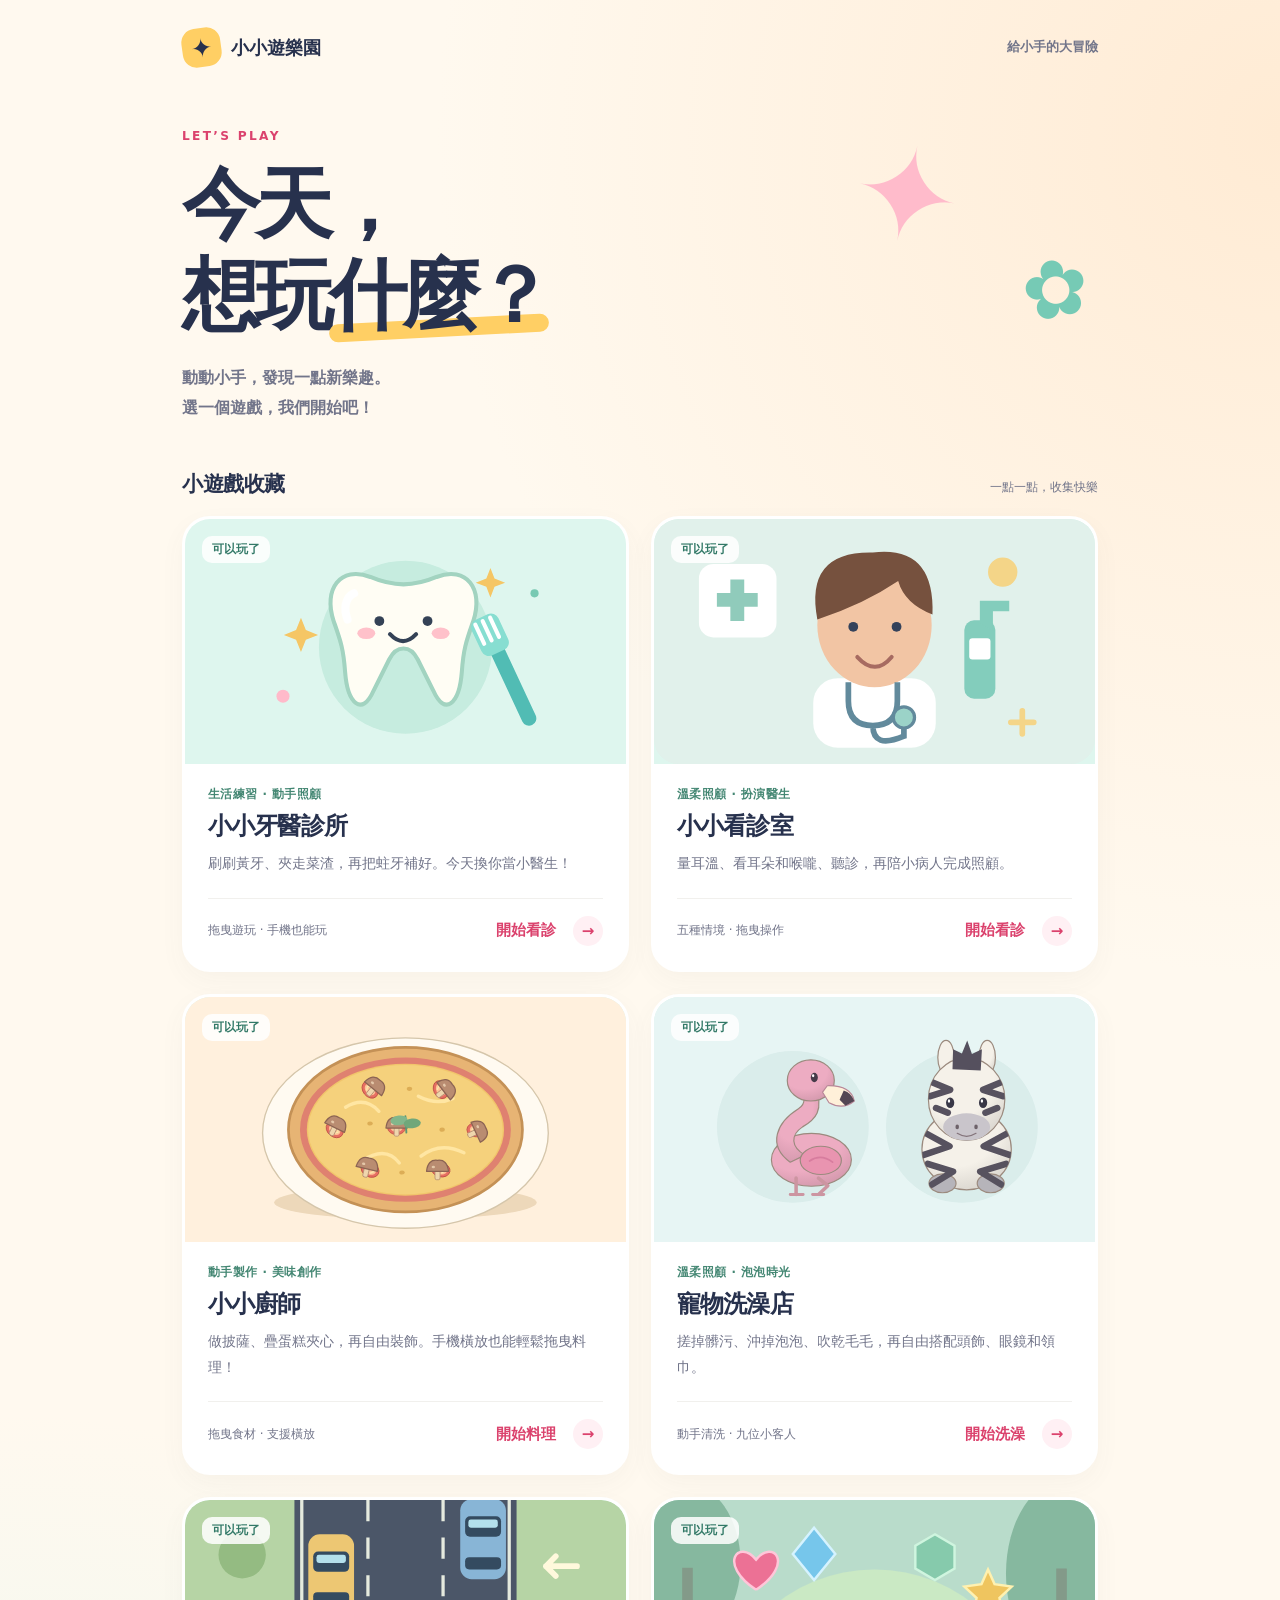
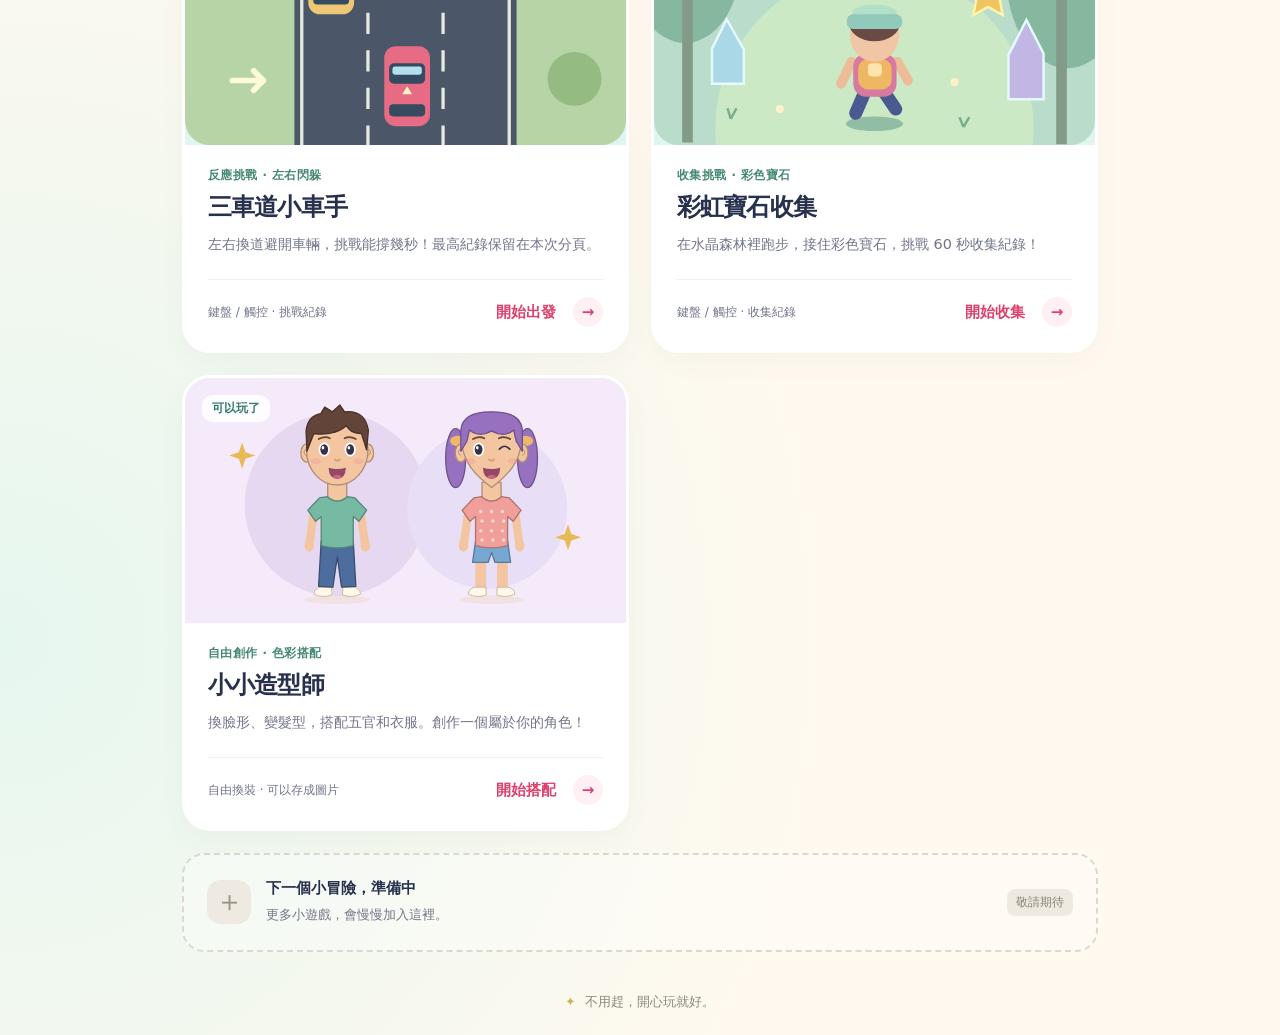
<file: index.html>
<!doctype html>
<html lang="zh-Hant">
<head>
  <meta charset="UTF-8" />
  <meta name="viewport" content="width=device-width, initial-scale=1, viewport-fit=cover" />
  <meta name="theme-color" content="#fff7e8" />
  <meta name="description" content="小小遊樂園：動動小手，一起玩小遊戲！一起玩牙醫、造型、料理和寵物洗澡，動動小手，發現新樂趣。" />
  <title>小小遊樂園 · 一起玩小遊戲</title>
  <link rel="stylesheet" href="home.css?v=10" />
</head>
<body>
  <main class="home-shell">
    <header class="site-header">
      <a class="brand" href="index.html" aria-label="小小遊樂園首頁"><span class="brand-mark" aria-hidden="true">✦</span><span>小小遊樂園</span></a>
      <span class="header-note">給小手的大冒險</span>
    </header>
    <section class="welcome" aria-labelledby="welcomeTitle">
      <p class="eyebrow">LET’S PLAY</p>
      <h1 id="welcomeTitle">今天，<br />想玩<span class="highlight">什麼？</span></h1>
      <p class="welcome-copy">動動小手，發現一點新樂趣。<br />選一個遊戲，我們開始吧！</p>
      <span class="welcome-star" aria-hidden="true">✦</span>
      <span class="welcome-flower" aria-hidden="true">✿</span>
    </section>
    <section class="games-section" aria-labelledby="gamesTitle">
      <div class="section-title"><h2 id="gamesTitle">小遊戲收藏</h2><span>一點一點，收集快樂</span></div>
      <div class="games-grid" id="gamesList"></div>
      <noscript><p>先從<a href="games/dentist/">小小牙醫診所</a>開始玩吧！</p></noscript>
      <aside class="coming-soon" aria-label="更多遊戲即將加入"><span class="soon-symbol" aria-hidden="true">＋</span><div><h3>下一個小冒險，準備中</h3><p>更多小遊戲，會慢慢加入這裡。</p></div><span class="soon-badge">敬請期待</span></aside>
    </section>
    <footer><span aria-hidden="true">✦</span> 不用趕，開心玩就好。</footer>
  </main>
  <script src="home.js?v=23"></script>
</body>
</html>
</file>
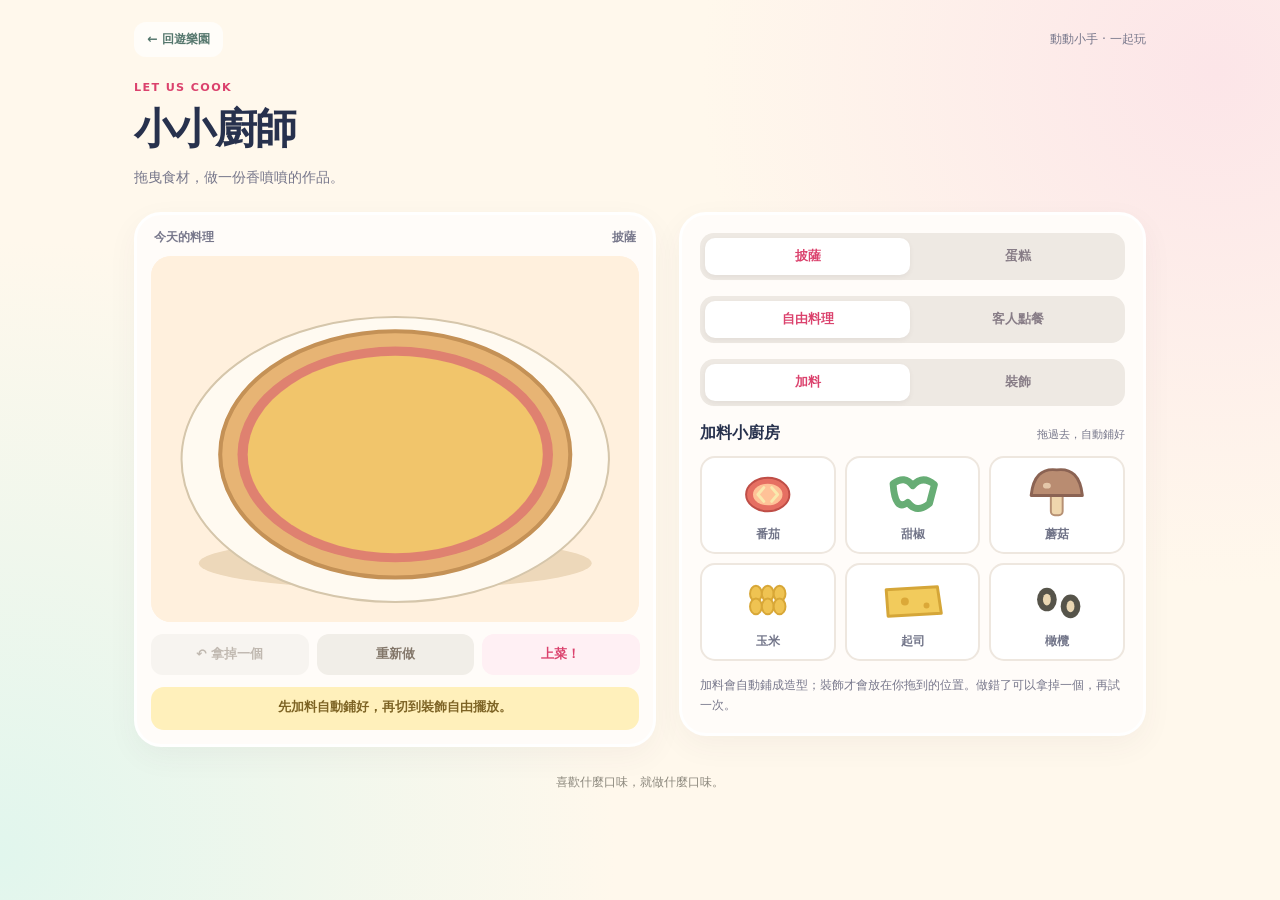
<file: games/chef/index.html>
<!doctype html><html lang="zh-Hant"><head><meta charset="UTF-8"/><meta name="viewport" content="width=device-width, initial-scale=1, viewport-fit=cover"/><meta name="theme-color" content="#fff7e8"/><meta name="description" content="拖曳食材，做一份香噴噴的作品。"/><title>小小廚師 · 小小遊樂園</title><link rel="stylesheet" href="../play.css?v=10"/><link rel="stylesheet" href="chef.css?v=14"/></head><body class="chef-game"><main class="play-shell"><nav class="navigation" aria-label="遊戲導覽"><a href="../../index.html">← 回遊樂園</a><span>動動小手 · 一起玩</span></nav><header><p class="eyebrow">LET US COOK</p><h1>小小廚師</h1><p class="intro">拖曳食材，做一份香噴噴的作品。</p></header><div class="play-layout"><section class="stage-card" aria-label="遊戲區"><div class="stage-header"><span>今天的料理</span><span id="stageLabel"></span></div><div class="scene" id="scene"></div><div class="stage-actions"><button class="action neutral" id="undo" type="button">↶ 拿掉一個</button><button class="action neutral" id="restart" type="button">重新做</button><button class="action pink" id="serve" type="button">上菜！</button></div><p class="hint" id="hint" role="status"></p></section><section class="tool-panel" aria-label="工具箱"><div class="tabs" id="dishTabs" aria-label="選擇料理"></div><div class="tabs" id="modeTabs" aria-label="遊玩方式"><button class="tab selected" type="button" data-mode="free" aria-pressed="true">自由料理</button><button class="tab" type="button" data-mode="order" aria-pressed="false">客人點餐</button></div><div id="order" hidden><div class="panel-title"><h2>客人的小訂單</h2><span>不用趕，慢慢做</span></div><div id="orderChips" class="chips"></div></div><div class="tabs" id="ingredientTabs" aria-label="加料與裝飾"><button class="tab selected" type="button" data-kind="add" aria-pressed="true">加料</button><button class="tab" type="button" data-kind="decorate" aria-pressed="false">裝飾</button></div><div class="panel-title"><h2 id="pantryTitle">加料小廚房</h2><span id="pantryHint">拖過去，自動鋪好</span></div><div class="tile-grid" id="pantry"></div><p class="small-note">加料會自動鋪成造型；裝飾才會放在你拖到的位置。做錯了可以拿掉一個，再試一次。</p></section></div><footer>喜歡什麼口味，就做什麼口味。</footer></main><dialog class="celebration" id="celebration"><p class="eyebrow">MADE BY YOU</p><h2>小廚師，上菜囉！</h2><div class="result" id="result"></div><p>這份料理，是你的作品。</p><button class="action" id="saveDish" type="button">↓ 存下料理</button><button class="action pink" id="nextDish" type="button">再做一份</button></dialog><script src="../play.js?v=10"></script><script src="game.js?v=17"></script></body></html>
</file>
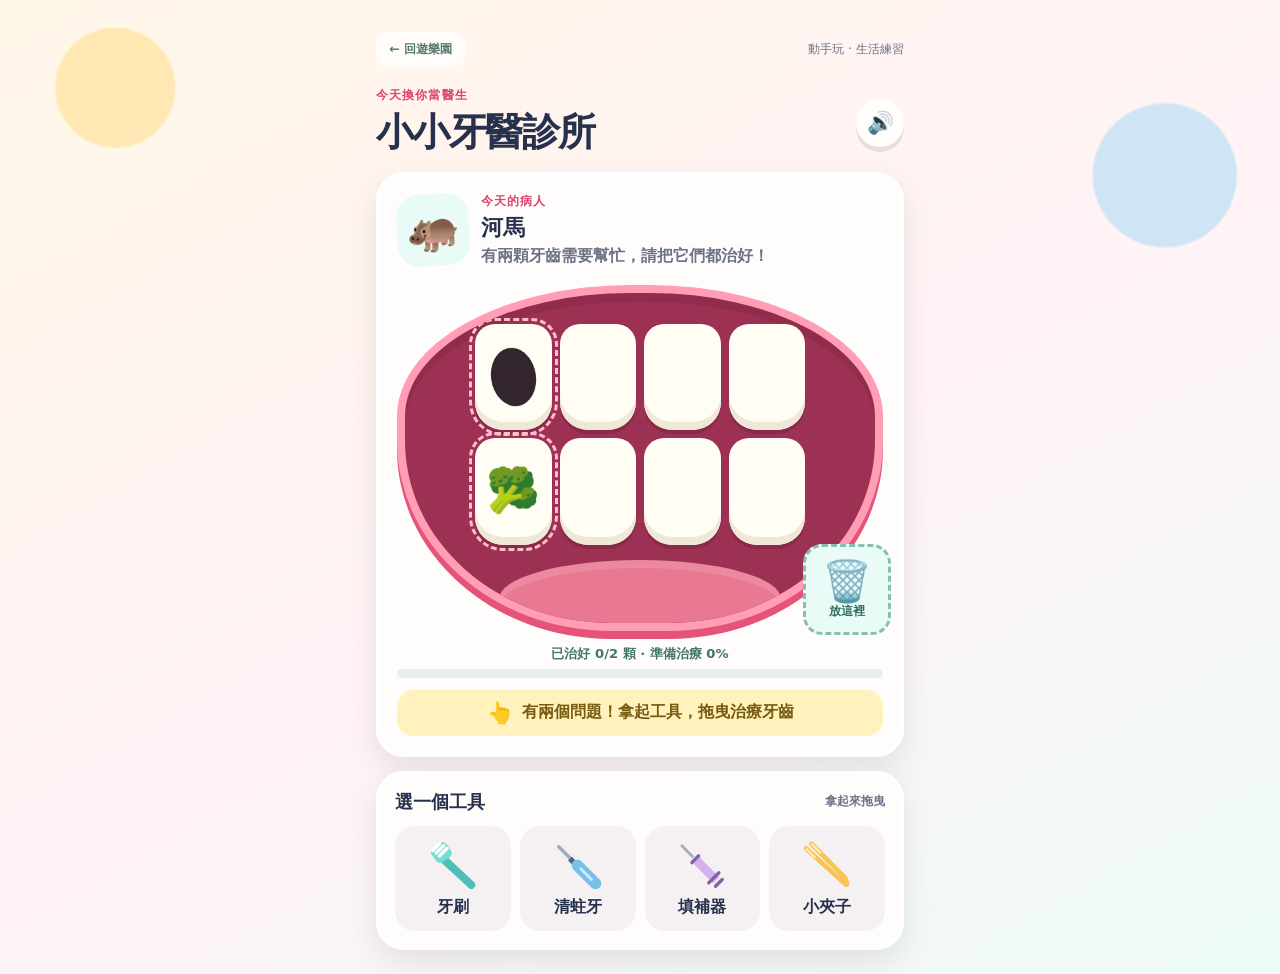
<file: games/dentist/index.html>
<!doctype html>
<html lang="zh-Hant">
  <head>
    <meta charset="UTF-8" />
    <meta name="viewport" content="width=device-width, initial-scale=1, viewport-fit=cover" />
    <meta name="theme-color" content="#fff7e8" />
    <meta name="description" content="給幼兒玩的拖曳牙醫遊戲：刷牙、夾菜渣、清蛀牙與補牙" />
    <title>小小牙醫診所</title>
    <link rel="stylesheet" href="../../styles.css?v=4" />
  </head>
  <body>
    <main class="game-shell">
      <nav class="game-navigation" aria-label="遊戲導覽"><a href="../../index.html">← 回遊樂園</a><span>動手玩 · 生活練習</span></nav>
      <header class="topbar">
        <div>
          <p class="eyebrow">今天換你當醫生</p>
          <h1>小小牙醫診所</h1>
        </div>
        <button class="round-button" id="soundButton" type="button" aria-label="關閉聲音" aria-pressed="true">🔊</button>
      </header>

      <section class="clinic-card" aria-labelledby="patientName">
        <div class="patient-row">
          <div class="patient-avatar" id="patientAvatar" aria-hidden="true">🐰</div>
          <div class="speech-bubble">
            <p class="patient-label">今天的病人</p>
            <h2 id="patientName">兔兔</h2>
            <p id="patientMessage" aria-live="polite">牙齒怪怪的，請幫幫我！</p>
          </div>
        </div>

        <div class="mouth-wrap">
          <div class="mouth" aria-label="病人的嘴巴">
            <div class="teeth" id="teeth"></div>
            <div class="tongue" aria-hidden="true"></div>
          </div>
          <div class="trash-bin" id="trashBin" aria-label="垃圾桶" hidden><span aria-hidden="true">🗑️</span><strong>放這裡</strong></div>
          <div class="sparkles" id="sparkles" aria-hidden="true"></div>
        </div>

        <div class="treatment-progress"><span id="progressText">準備治療</span><div id="progress" class="progress-track" role="progressbar" aria-label="治療進度" aria-valuemin="0" aria-valuemax="100" aria-valuenow="0"><div id="progressFill"></div></div></div>
        <div class="instruction" id="instruction" aria-live="polite">
          <span class="instruction-icon">👆</span>
          <span>拿起工具，拖曳治療牙齒</span>
        </div>
      </section>

      <section class="toolbox" aria-labelledby="toolboxTitle">
        <div class="section-heading">
          <h2 id="toolboxTitle">選一個工具</h2>
          <span>拿起來拖曳</span>
        </div>
        <div class="tools" id="tools">
          <button class="tool" type="button" data-tool="brush" aria-pressed="false">
            <span class="tool-picture">🪥</span>
            <span>牙刷</span>
          </button>
          <button class="tool" type="button" data-tool="drill" aria-pressed="false">
            <span class="tool-picture">🛠️</span>
            <span>清蛀牙</span>
          </button>
          <button class="tool" type="button" data-tool="fill" aria-pressed="false"><span class="tool-picture"></span><span>填補器</span></button>
          <button class="tool" type="button" data-tool="tweezers" aria-pressed="false">
            <span class="tool-picture">🤏</span>
            <span>小夾子</span>
          </button>
        </div>
      </section>
    </main>

    <dialog class="celebration" id="celebration">
      <div class="celebration-emoji" id="celebrationEmoji">😁</div>
      <p class="tiny-title">太棒了！</p>
      <h2 id="celebrationTitle">牙齒健康了</h2>
      <p id="celebrationMessage">你是很棒的小牙醫！</p>
      <button id="nextPatient" type="button">下一位病人 <span aria-hidden="true">→</span></button>
    </dialog>

    <div class="drag-tool" id="dragTool" aria-hidden="true" hidden></div>
    <script src="../../game.js?v=4"></script>
  </body>
</html>
</file>
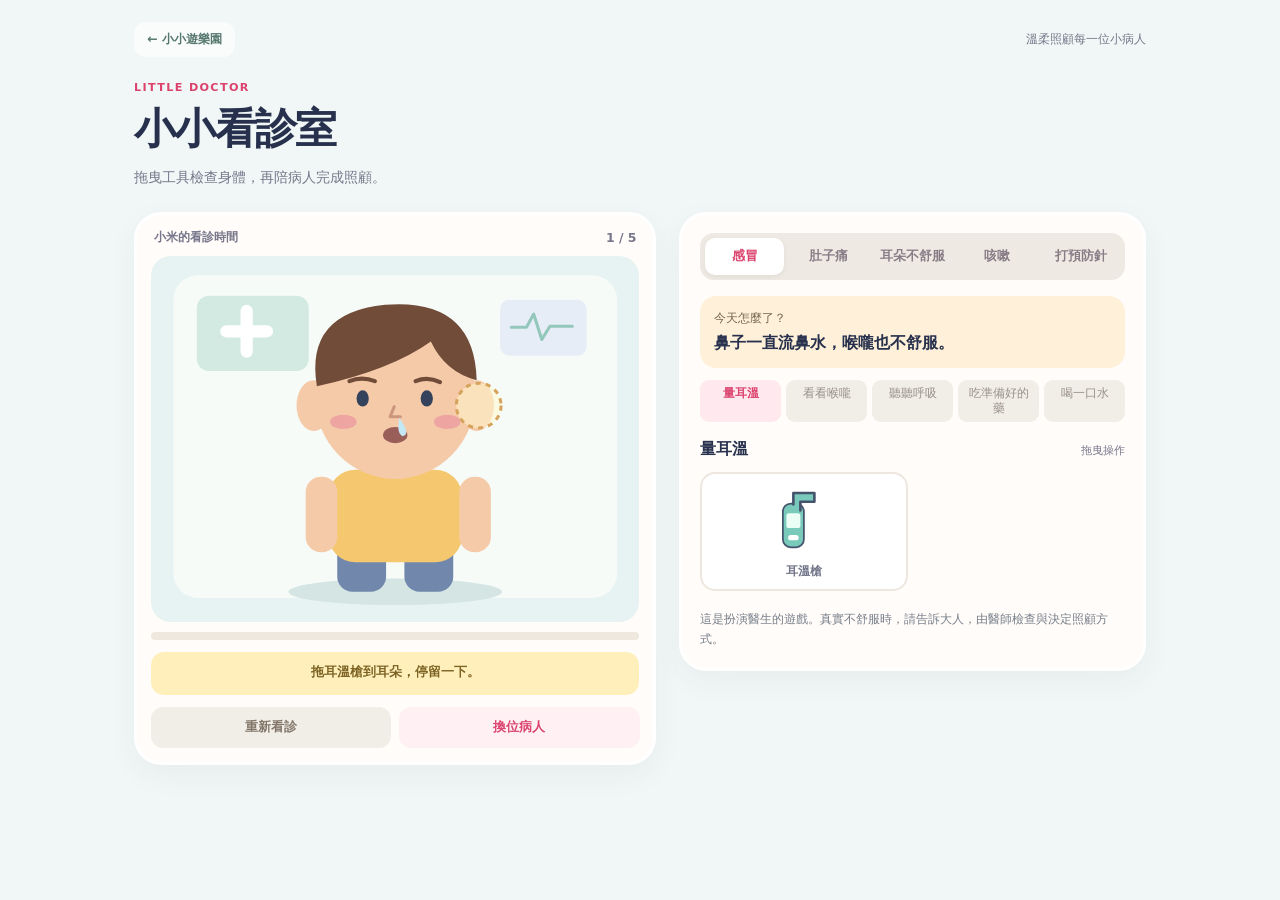
<file: games/doctor/index.html>
<!doctype html>
<html lang="zh-Hant"><head><meta charset="utf-8"><meta name="viewport" content="width=device-width,initial-scale=1,viewport-fit=cover"><title>小小看診室 · 小小遊樂園</title><link rel="stylesheet" href="../play.css"><link rel="stylesheet" href="doctor.css?v=19"></head>
<body class="doctor-game"><main class="play-shell"><nav class="navigation"><a href="../../index.html">← 小小遊樂園</a><span>溫柔照顧每一位小病人</span></nav><header><p class="eyebrow">LITTLE DOCTOR</p><h1>小小看診室</h1><p class="intro">拖曳工具檢查身體，再陪病人完成照顧。</p></header><div class="play-layout"><section class="stage-card"><div class="stage-header"><strong id="patientName"></strong><span id="counter"></span></div><div id="scene" class="scene"></div><div class="meter" aria-label="目前步驟進度"><div id="progress" class="meter-fill"></div></div><p id="hint" class="hint" role="status"></p><div class="stage-actions"><button class="action neutral" id="restart">重新看診</button><button class="action pink" id="next">換位病人</button></div></section><section class="tool-panel"><div class="tabs" id="cases" aria-label="看診情境"></div><div class="symptom"><span>今天怎麼了？</span><strong id="symptom"></strong></div><div class="steps" id="steps"></div><div class="panel-title"><h2 id="taskTitle"></h2><span>拖曳操作</span></div><div class="tile-grid" id="tools"></div><p class="small-note">這是扮演醫生的遊戲。真實不舒服時，請告訴大人，由醫師檢查與決定照顧方式。</p><div id="result" class="result" hidden><strong>看診完成！</strong><p>謝謝你溫柔照顧我，回家也要好好休息。</p><button class="action" id="again">照顧下一位 →</button></div></section></div></main><script src="../play.js"></script><script src="game.js?v=19"></script></body></html>
</file>
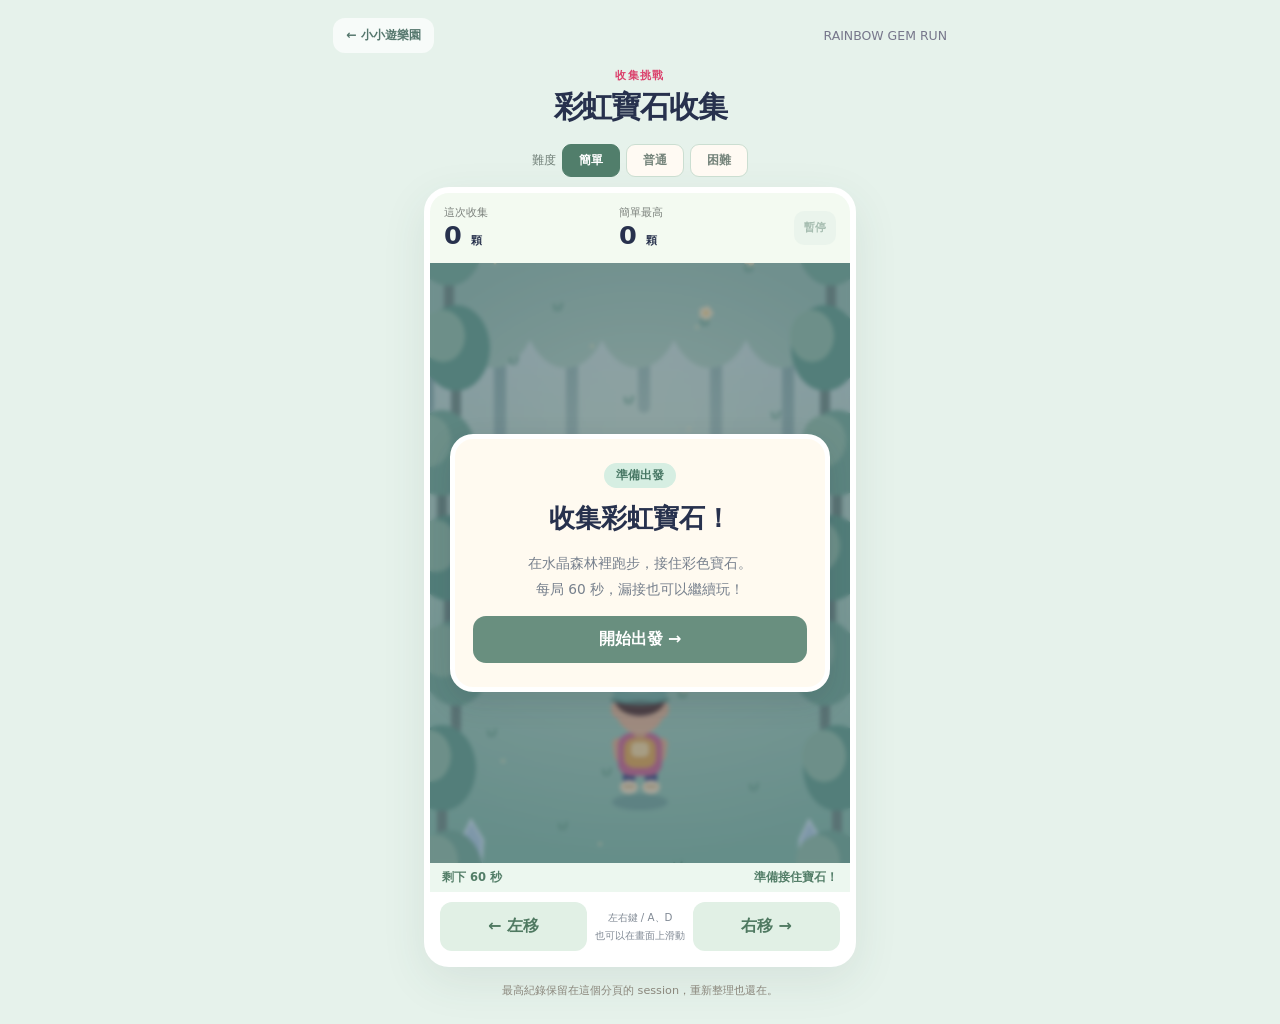
<file: games/gems/index.html>
<!doctype html><html lang="zh-Hant"><head><meta charset="utf-8"><meta name="viewport" content="width=device-width,initial-scale=1,viewport-fit=cover"><title>彩虹寶石收集 · 小小遊樂園</title><link rel="stylesheet" href="../play.css"><link rel="stylesheet" href="../traffic/traffic.css?v=25"><link rel="stylesheet" href="gems.css?v=25"></head><body><main class="drive-shell"><nav class="navigation"><a href="../../index.html">← 小小遊樂園</a><span>RAINBOW GEM RUN</span></nav><header><p class="eyebrow">收集挑戰</p><h1>彩虹寶石收集</h1></header><div class="difficulty" role="group" aria-label="選擇難度"><span>難度</span><button data-level="0" aria-pressed="true">簡單</button><button data-level="1" aria-pressed="false">普通</button><button data-level="2" aria-pressed="false">困難</button></div><section class="game"><div class="dashboard"><div>這次收集<strong id="time">0 <small>顆</small></strong></div><div><span id="recordLabel">簡單最高</span><strong id="best">0 <small>顆</small></strong></div><button id="pause" class="pause" disabled aria-label="暫停遊戲">暫停</button></div><div class="road-wrap"><canvas id="road" width="420" height="600" aria-label="水晶森林，控制跑步角色，使用左右方向鍵或下方按鈕換道"></canvas><div id="overlay" class="overlay"><div class="message"><span class="tag" id="tag">準備出發</span><h2 id="title">收集彩虹寶石！</h2><p id="message">在水晶森林裡跑步，接住彩色寶石。<br>每局 60 秒，漏接也可以繼續玩！</p><button id="start" class="start">開始出發 →</button></div></div></div><div class="gem-status"><span id="remaining">剩下 60 秒</span><span id="collected" role="status">準備接住寶石！</span></div><div class="controls"><button id="left" aria-label="往左換一車道">← 左移</button><p>左右鍵 / A、D<br>也可以在畫面上滑動</p><button id="right" aria-label="往右換一車道">右移 →</button></div></section><footer>最高紀錄保留在這個分頁的 session，重新整理也還在。</footer></main><script src="game.js?v=25"></script></body></html>
</file>
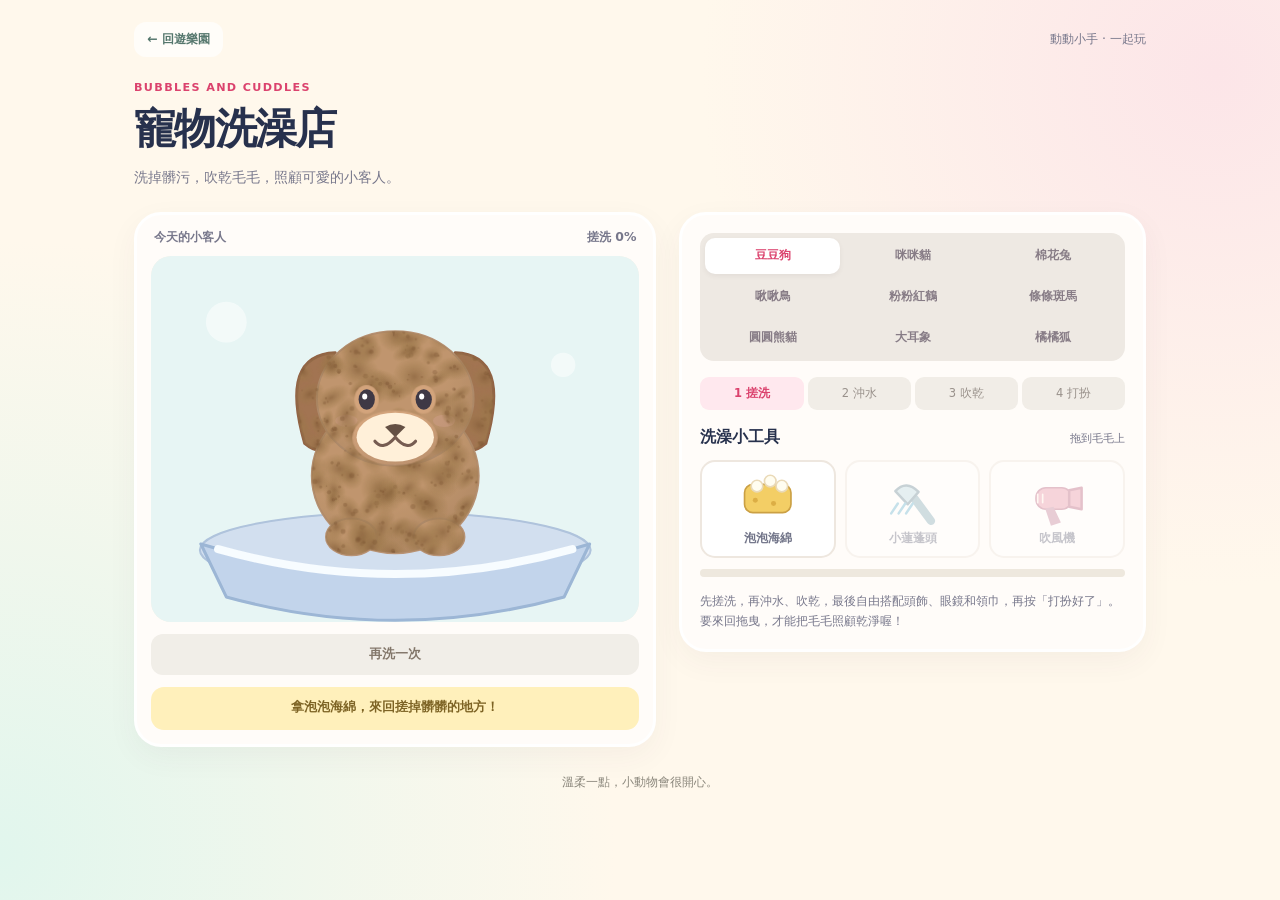
<file: games/pet-bath/index.html>
<!doctype html><html lang="zh-Hant"><head><meta charset="UTF-8"/><meta name="viewport" content="width=device-width, initial-scale=1, viewport-fit=cover"/><meta name="theme-color" content="#fff7e8"/><meta name="description" content="洗掉髒污，吹乾毛毛，照顧可愛的小客人。"/><title>寵物洗澡店 · 小小遊樂園</title><link rel="stylesheet" href="../play.css?v=10"/><link rel="stylesheet" href="pets.css?v=18"/></head><body><main class="play-shell"><nav class="navigation" aria-label="遊戲導覽"><a href="../../index.html">← 回遊樂園</a><span>動動小手 · 一起玩</span></nav><header><p class="eyebrow">BUBBLES AND CUDDLES</p><h1>寵物洗澡店</h1><p class="intro">洗掉髒污，吹乾毛毛，照顧可愛的小客人。</p></header><div class="play-layout"><section class="stage-card" aria-label="遊戲區"><div class="stage-header"><span>今天的小客人</span><span id="stageLabel"></span></div><div class="scene" id="scene"></div><div class="stage-actions"><button class="action pink" id="finishDress" type="button" hidden>打扮好了！</button><button class="action neutral" id="restart" type="button">再洗一次</button></div><p class="hint" id="hint" role="status"></p></section><section class="tool-panel" aria-label="工具箱"><div class="tabs" id="petTabs" aria-label="選擇寵物"></div><div class="steps" id="steps" aria-label="洗澡步驟"></div><div class="panel-title"><h2 id="toolTitle">洗澡小工具</h2><span>拖到毛毛上</span></div><div class="tile-grid" id="tools"></div><div class="meter" role="progressbar" aria-label="洗澡進度" aria-valuemin="0" aria-valuemax="100" aria-valuenow="0" id="progress"><div class="meter-fill" id="progressFill"></div></div><p class="small-note">先搓洗，再沖水、吹乾，最後自由搭配頭飾、眼鏡和領巾，再按「打扮好了」。要來回拖曳，才能把毛毛照顧乾淨喔！</p></section></div><footer>溫柔一點，小動物會很開心。</footer></main><dialog class="celebration" id="celebration"><div class="reward" aria-hidden="true">✨</div><h2>香香乾淨，洗好囉！</h2><p id="thanks">謝謝你的照顧！</p><button class="action pink" id="nextPet" type="button">下一位小客人</button></dialog><script src="../play.js?v=10"></script><script src="animal-library.js?v=18"></script><script src="game.js?v=18"></script></body></html>
</file>
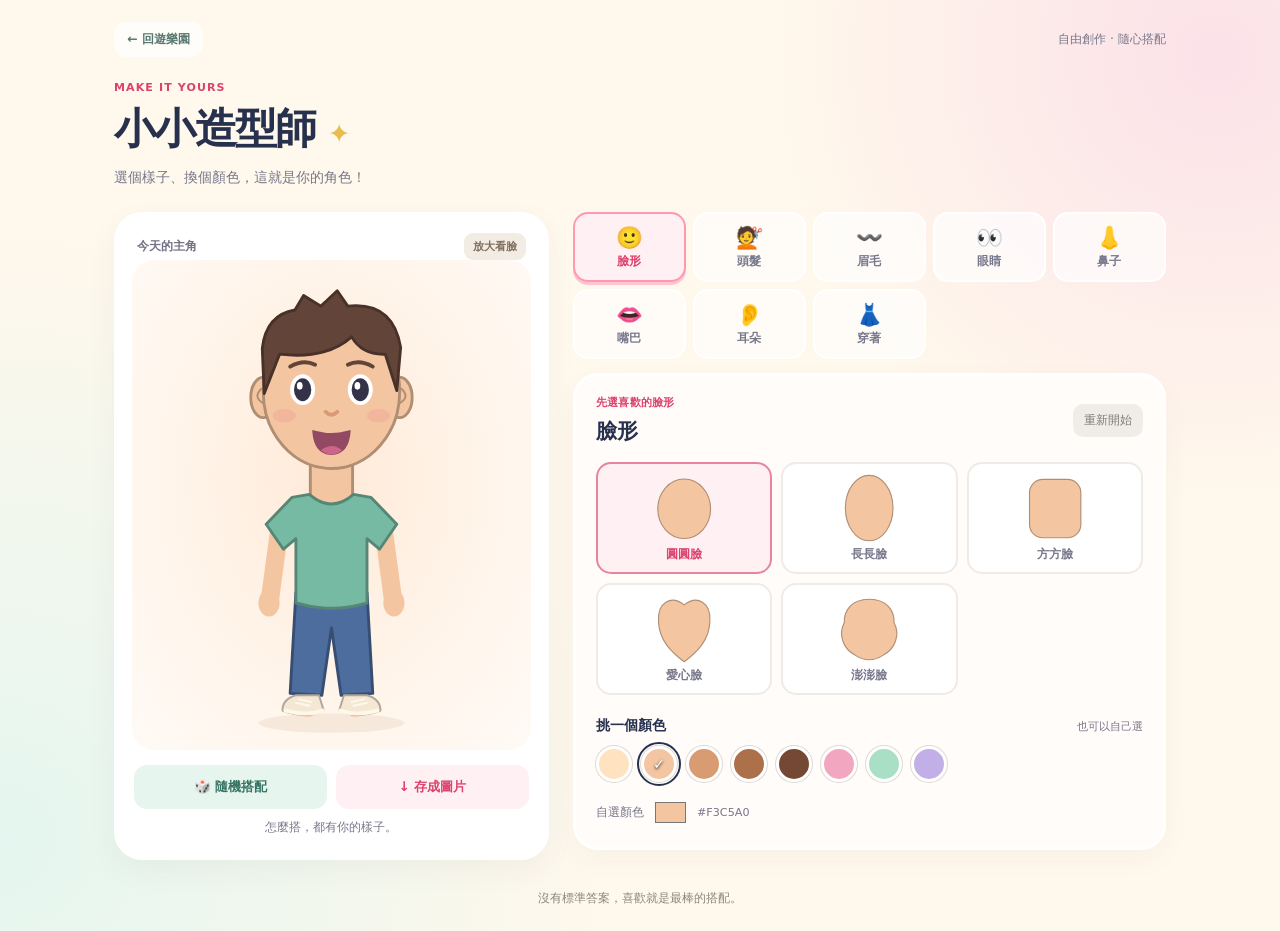
<file: games/stylist/index.html>
<!doctype html>
<html lang="zh-Hant">
<head>
  <meta charset="UTF-8" /><meta name="viewport" content="width=device-width, initial-scale=1, viewport-fit=cover" />
  <meta name="theme-color" content="#fff7e8" /><meta name="description" content="小小造型師：自由搭配臉形、髮型、五官、耳朵與穿搭，創作你的專屬角色。" />
  <title>小小造型師 · 小小遊樂園</title><link rel="stylesheet" href="style.css?v=8" />
</head>
<body>
<main class="studio-shell">
  <nav class="navigation" aria-label="遊戲導覽"><a href="../../index.html">← 回遊樂園</a><span>自由創作 · 隨心搭配</span></nav>
  <header class="studio-header"><div><p class="eyebrow">MAKE IT YOURS</p><h1>小小造型師<span aria-hidden="true">✦</span></h1><p class="intro">選個樣子、換個顏色，這就是你的角色！</p></div></header>
  <div class="studio">
    <section class="preview-panel" aria-label="你的角色">
      <div class="preview-heading"><span>今天的主角</span><button class="view-toggle" id="viewToggle" type="button">放大看臉</button></div>
      <div id="avatar" class="avatar"></div>
      <div class="preview-actions"><button id="randomize" type="button">🎲 隨機搭配</button><button id="download" type="button">↓ 存成圖片</button></div>
      <p class="status" id="status" role="status">怎麼搭，都有你的樣子。</p>
    </section>
    <section class="wardrobe" aria-label="造型工具箱">
      <div class="category-tabs" id="categories" aria-label="選擇要變更的部位"></div>
      <div class="options-panel">
        <div id="wearTabs" class="wear-tabs" role="group" aria-label="穿著分類" hidden></div>
        <div class="options-heading"><div><p class="eyebrow" id="categoryHint">先選喜歡的臉形</p><h2 id="categoryTitle">臉形</h2></div><button id="reset" type="button" class="reset-button">重新開始</button></div>
        <div id="styles" class="style-grid" role="group" aria-labelledby="categoryTitle"></div>
        <div class="color-heading"><h3 id="colorTitle">挑一個顏色</h3><span>也可以自己選</span></div>
        <div id="colors" class="color-grid" role="group" aria-labelledby="colorTitle"></div>
        <label class="custom-color">自選顏色<input id="customColor" type="color" value="#f2c7a4" aria-label="自選目前部位的顏色" /><span id="colorValue">#F2C7A4</span></label>
      </div>
    </section>
  </div>
  <footer>沒有標準答案，喜歡就是最棒的搭配。</footer>
</main>
<script src="game.js?v=9"></script>
</body>
</html>
</file>
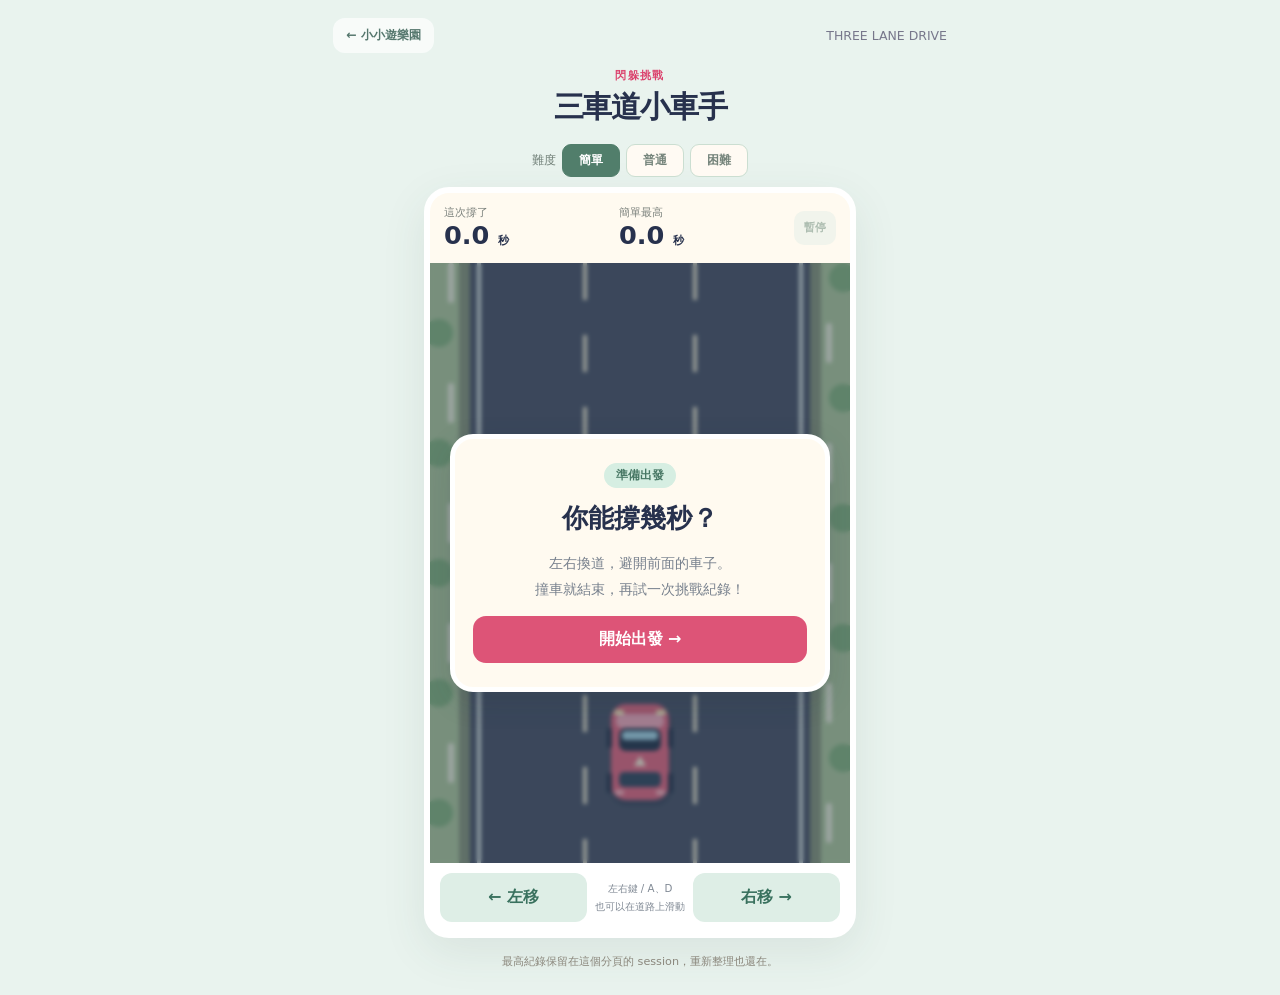
<file: games/traffic/index.html>
<!doctype html><html lang="zh-Hant"><head><meta charset="utf-8"><meta name="viewport" content="width=device-width,initial-scale=1,viewport-fit=cover"><title>三車道小車手 · 小小遊樂園</title><link rel="stylesheet" href="../play.css"><link rel="stylesheet" href="traffic.css?v=25"></head><body><main class="drive-shell"><nav class="navigation"><a href="../../index.html">← 小小遊樂園</a><span>THREE LANE DRIVE</span></nav><header><p class="eyebrow">閃躲挑戰</p><h1>三車道小車手</h1></header><div class="difficulty" role="group" aria-label="選擇難度"><span>難度</span><button data-level="0" aria-pressed="true">簡單</button><button data-level="1" aria-pressed="false">普通</button><button data-level="2" aria-pressed="false">困難</button></div><section class="game"><div class="dashboard"><div>這次撐了<strong id="time">0.0 <small>秒</small></strong></div><div><span id="recordLabel">簡單最高</span><strong id="best">0.0 <small>秒</small></strong></div><button id="pause" class="pause" disabled aria-label="暫停遊戲">暫停</button></div><div class="road-wrap"><canvas id="road" width="420" height="600" aria-label="三車道公路，使用左右方向鍵或下方按鈕換道"></canvas><div id="overlay" class="overlay"><div class="message"><span class="tag" id="tag">準備出發</span><h2 id="title">你能撐幾秒？</h2><p id="message">左右換道，避開前面的車子。<br>撞車就結束，再試一次挑戰紀錄！</p><button id="start" class="start">開始出發 →</button></div></div></div><div class="controls"><button id="left" aria-label="往左換一車道">← 左移</button><p>左右鍵 / A、D<br>也可以在道路上滑動</p><button id="right" aria-label="往右換一車道">右移 →</button></div></section><footer>最高紀錄保留在這個分頁的 session，重新整理也還在。</footer></main><script src="game.js?v=25"></script></body></html>
</file>
<file: home.css>
:root { color-scheme: light; --ink: #27314d; --muted: #72758a; --pink: #db426d; font-family: ui-rounded, "Arial Rounded MT Bold", "PingFang TC", "Noto Sans TC", system-ui, sans-serif; }
* { box-sizing: border-box; }
body { margin: 0; min-height: 100svh; color: var(--ink); background: radial-gradient(circle at 100% 5%, #ffebd4 0, transparent 30%), radial-gradient(circle at 0 85%, #e6f7ef 0, transparent 32%), #fff9ef; }
a { color: inherit; text-decoration: none; }
a:focus-visible { outline: 4px solid #db426d; outline-offset: 6px; }
.home-shell { max-width: 980px; margin: auto; padding: max(28px, env(safe-area-inset-top)) 32px max(24px, env(safe-area-inset-bottom)); }
.site-header { display: flex; align-items: center; justify-content: space-between; gap: 16px; }
.brand { display: inline-flex; align-items: center; gap: 10px; font-size: 1.15rem; font-weight: 900; }
.brand-mark { display: grid; place-items: center; width: 39px; height: 39px; border-radius: 14px; background: #ffcf64; font-size: 1.6rem; transform: rotate(-8deg); }
.header-note { font-size: .8rem; font-weight: 700; color: var(--muted); }
.welcome { position: relative; padding: 62px 0 46px; }
.eyebrow { margin: 0 0 16px; color: var(--pink); font-size: .76rem; letter-spacing: .19em; font-weight: 900; }
h1 { margin: 0; font-size: clamp(2.9rem, 7vw, 4.9rem); line-height: 1.16; letter-spacing: -.06em; }
.highlight { position: relative; z-index: 0; }
.highlight::after { content: ''; position: absolute; bottom: 3px; left: 0; right: 0; height: 20%; background: #ffcf64; z-index: -1; border-radius: 9px; transform: rotate(-3deg); }
.welcome-copy { margin: 22px 0 0; color: var(--muted); font-weight: 650; font-size: 1rem; line-height: 1.9; }
.welcome-star { position: absolute; right: 15%; top: 54px; font-size: 8rem; color: #ffbbcb; transform: rotate(12deg); }
.welcome-flower { position: absolute; right: 1%; top: 176px; font-size: 5rem; color: #76cab5; transform: rotate(-12deg); }
.section-title { display: flex; align-items: baseline; justify-content: space-between; gap: 10px; margin-bottom: 18px; }
.section-title h2 { margin: 0; font-size: 1.3rem; letter-spacing: -.02em; }
.section-title span { color: var(--muted); font-size: .78rem; }
.games-grid { display: grid; grid-template-columns: repeat(2, minmax(0, 1fr)); gap: 22px; }
.game-card { display: flex; flex-direction: column; overflow: hidden; border: 3px solid white; border-radius: 28px; background: #fff; box-shadow: 0 9px 26px #6053590b; transition: transform .2s, box-shadow .2s; }
.game-card:hover { transform: translateY(-5px); box-shadow: 0 15px 30px #60535917; }
.card-picture { position: relative; background: #def6ee; }
.card-picture img { display: block; width: 100%; height: auto; aspect-ratio: 1.8; object-fit: contain; }
.play-badge { position: absolute; left: 17px; top: 17px; padding: 6px 10px; border-radius: 10px; background: #ffffffdb; color: #327967; font-size: .73rem; font-weight: 900; }
.card-content { display: flex; flex-direction: column; flex: 1; padding: 23px; }
.card-category { color: #448773; font-size: .73rem; font-weight: 800; letter-spacing: .04em; }
.card-content h3 { margin: 8px 0 9px; font-size: 1.5rem; letter-spacing: -.035em; }
.card-content p { margin: 0; color: var(--muted); font-size: .9rem; line-height: 1.8; }
.card-bottom { display: flex; align-items: center; justify-content: space-between; gap: 8px; margin-top: 21px; padding-top: 17px; border-top: 1px solid #f1f0ed; }
.card-mode { font-size: .75rem; color: var(--muted); }
.card-action { display: inline-flex; align-items: center; gap: 17px; color: var(--pink); font-size: .94rem; font-weight: 900; }
.card-action span { display: grid; place-items: center; border-radius: 50%; width: 30px; height: 30px; background: #fff0f4; }
.coming-soon { display: flex; align-items: center; gap: 15px; margin-top: 22px; border: 2px dashed #ddd8ce; border-radius: 22px; padding: 23px; background: #ffffff55; }
.soon-symbol { flex: 0 0 44px; height: 44px; display: grid; place-items: center; border-radius: 14px; background: #eeeae2; color: #9a9388; font-size: 1.8rem; }
.coming-soon h3 { margin: 0 0 5px; font-size: .95rem; }
.coming-soon p { margin: 0; color: var(--muted); font-size: .82rem; line-height: 1.7; }
.soon-badge { margin-left: auto; white-space: nowrap; font-size: .73rem; color: #8b8376; background: #eeeae2; border-radius: 8px; padding: 6px 9px; }
footer { margin-top: 42px; text-align: center; color: #8a897e; font-size: .8rem; } footer span { color: #d5ae55; margin-right: 5px; }
@media(max-width: 600px) { .home-shell { padding: 22px 20px; } .header-note { font-size: .7rem; } .brand { font-size: 1rem; } .welcome { padding: 43px 0 34px; } .welcome-star { right: 6%; top: 36px; font-size: 4.8rem; } .welcome-flower { top: 132px; right: 1%; font-size: 3rem; } .games-grid { grid-template-columns: 1fr; } .section-title span { font-size: .68rem; } .coming-soon { padding: 17px 14px; gap: 10px; } .soon-badge { display: none; } .card-picture img { aspect-ratio: 2; } .welcome-copy { font-size: .9rem; } }
@media(prefers-reduced-motion: reduce) { *, *::before, *::after { transition: none !important; } }
</file>
<file: games/play.css>
:root {color-scheme:light;--ink:#27314d;--muted:#77778b;--pink:#db426d;font-family:ui-rounded,"Arial Rounded MT Bold","PingFang TC","Noto Sans TC",system-ui,sans-serif}
*{box-sizing:border-box}body{margin:0;min-height:100svh;color:var(--ink);background:radial-gradient(circle at 95% 8%,#fce5e8,transparent 35%),radial-gradient(circle at 0 95%,#e1f6ed,transparent 40%),#fff8ec}button,input{font:inherit}button{cursor:pointer}button,a,input{-webkit-tap-highlight-color:transparent}button:focus-visible,a:focus-visible,input:focus-visible{outline:3px solid #db426d;outline-offset:3px}[hidden]{display:none!important}
.play-shell{max-width:1060px;margin:auto;padding:max(22px,env(safe-area-inset-top)) 24px max(24px,env(safe-area-inset-bottom))}.navigation{display:flex;justify-content:space-between;align-items:center;gap:12px;font-size:.78rem;margin-bottom:24px;color:var(--muted)}.navigation a{padding:9px 13px;background:#ffffffb0;color:#55776d;border-radius:12px;text-decoration:none;font-weight:800}.eyebrow{margin:0 0 7px;font-size:.7rem;color:var(--pink);font-weight:900;letter-spacing:.12em}h1{margin:0;font-size:clamp(1.8rem,5vw,2.6rem);letter-spacing:-.04em}.intro{margin:9px 0 22px;color:var(--muted);font-size:.88rem;line-height:1.7}
.play-layout{display:grid;grid-template-columns:minmax(0,1.12fr) minmax(0,1fr);gap:23px;align-items:start}.stage-card,.tool-panel{border:3px solid #fff;border-radius:27px;background:#fffcf9;box-shadow:0 10px 30px #51414a0d}.stage-card{position:sticky;top:10px;overflow:hidden;padding:14px}.stage-header{display:flex;align-items:center;justify-content:space-between;gap:9px;font-size:.78rem;color:var(--muted);font-weight:800;margin:0 3px 10px}.scene{position:relative;overflow:hidden;border-radius:20px;touch-action:none;background:#fff3e5}.scene>svg{display:block;width:100%;height:auto}.scene canvas{position:absolute;inset:0;width:100%;height:100%;pointer-events:none}.stage-actions{display:flex;gap:8px;flex-wrap:wrap;margin-top:12px}.action{flex:1;min-height:41px;padding:10px 8px;border:0;border-radius:12px;background:#e5f5ed;color:#397765;font-size:.79rem;font-weight:900}.action.pink{background:#fff0f4;color:var(--pink)}.action.neutral{background:#f1eee8;color:#827669}.action:disabled{opacity:.5;cursor:default}.hint{margin:12px 0 0;padding:10px 12px;min-height:43px;border-radius:13px;background:#fff0bb;color:#7d6324;font-size:.79rem;line-height:1.6;text-align:center;font-weight:800}.tool-panel{padding:18px}.tabs{display:flex;gap:6px;flex-wrap:wrap;padding:5px;border-radius:14px;background:#eee9e3;margin-bottom:16px}.tab{flex:1;white-space:nowrap;padding:10px 5px;border:0;border-radius:10px;background:transparent;color:#877c86;font-size:.79rem;font-weight:800}.tab.selected{background:#fff;color:var(--pink);box-shadow:0 2px 5px #51414a12}.panel-title{display:flex;align-items:baseline;justify-content:space-between;gap:10px;margin:17px 0 12px}.panel-title h2,.panel-title h3{margin:0;font-size:.98rem}.panel-title span{font-size:.7rem;color:var(--muted)}.tile-grid{display:grid;grid-template-columns:repeat(3,minmax(0,1fr));gap:9px}.tile{min-width:0;touch-action:none;border:2px solid #eee7df;border-radius:15px;background:#fff;padding:5px 5px 9px;color:#727589;font-size:.76rem;font-weight:800;cursor:grab}.tile svg{display:block;width:100%;height:63px}.tile.selected{border-color:#e884a0;background:#fff0f4;color:var(--pink)}.tile:disabled{opacity:.4;cursor:default}.small-note{color:var(--muted);font-size:.74rem;line-height:1.7;margin:14px 0 0}.drag-layer{position:fixed;z-index:30;width:77px;height:68px;transform:translate(-50%,-50%);pointer-events:none;filter:drop-shadow(0 4px 3px #27314d33)}.drag-layer svg{width:100%;height:100%}.chips{display:flex;gap:7px;flex-wrap:wrap}.chip{display:flex;gap:5px;align-items:center;border-radius:10px;padding:6px 8px;background:#fff;color:var(--muted);font-size:.74rem}.chip svg{width:30px;height:27px}.chip.complete{color:#36715e;background:#ddf4e9}.meter{height:8px;overflow:hidden;border-radius:7px;background:#eee8de;margin-top:11px}.meter-fill{height:100%;background:#72c6af;width:0;transition:width .1s}.steps{display:flex;gap:4px;margin-bottom:16px}.step{flex:1;text-align:center;font-size:.72rem;color:#99918b;padding:9px 2px;border-radius:9px;background:#f1ede7}.step.current{background:#ffe8ee;color:var(--pink);font-weight:900}.step.done{background:#e1f4e9;color:#44846e}.swatches{display:flex;gap:10px;flex-wrap:wrap}.swatch{width:35px;height:35px;border:3px solid #fff;border-radius:50%;background:var(--color);box-shadow:0 0 0 1px #ded6cb}.swatch.selected{outline:2px solid #27314d;outline-offset:2px}.selection-tools{display:flex;gap:7px;margin-top:14px}.custom{display:flex;align-items:center;gap:10px;font-size:.75rem;color:var(--muted);margin-top:13px}.custom input{width:33px;height:28px;border:0;padding:0;background:none}.room-item{cursor:grab}.room-item.selected{filter:drop-shadow(0 0 4px #db426d55)}
.celebration{border:0;border-radius:28px;padding:26px;width:min(calc(100% - 32px),430px);text-align:center;color:var(--ink);background:#fffaf3;box-shadow:0 24px 70px #27314d33}.celebration::backdrop{background:#27314d66;backdrop-filter:blur(4px)}.celebration h2{margin:3px 0 10px;font-size:1.7rem}.celebration p{font-size:.89rem;color:var(--muted)}.celebration .reward{font-size:3.5rem}.celebration .result svg{width:100%;max-height:240px}.celebration .action{width:100%;margin-top:12px}footer{text-align:center;color:#8b877c;font-size:.75rem;margin-top:27px}
@media(max-width:680px){.play-shell{padding:18px 14px 24px}.navigation{margin-bottom:19px}.play-layout{grid-template-columns:1fr;gap:14px}.stage-card{z-index:3;padding:10px;top:6px;box-shadow:0 7px 24px #51414a18}.intro{font-size:.8rem;margin-bottom:16px}.scene>svg{max-height:250px}.tool-panel{padding:15px 12px}.tile svg{height:55px}.stage-actions{margin-top:8px}.action{font-size:.73rem;padding:9px 5px}.hint{font-size:.73rem;padding:8px;margin-top:9px;min-height:38px}.tile{font-size:.71rem}.tabs{gap:3px}.tab{font-size:.74rem}}
@media(prefers-reduced-motion:reduce){*,*::before,*::after{animation:none!important;transition:none!important}}
@media(max-width:680px){.scene{max-width:333px;margin-left:auto;margin-right:auto}.scene>svg{max-height:none}}
</file>
<file: games/chef/chef.css>
/* A compact workspace keeps the dish and ingredients visible together on a sideways phone. */
@media (orientation:landscape) and (max-height:600px) {
 .chef-game .play-shell{padding:8px 12px;max-width:none}.chef-game .navigation{margin:0 0 6px;font-size:.7rem}.chef-game .navigation a{padding:5px 9px}.chef-game .navigation span,.chef-game header,.chef-game footer{display:none}
 .chef-game .play-layout{display:grid;grid-template-columns:minmax(0,1fr) minmax(0,1.08fr);gap:10px;height:calc(100dvh - 49px);align-items:stretch}
 .chef-game .stage-card{position:static;padding:8px;display:flex;flex-direction:column}.chef-game .stage-header{margin-bottom:3px;font-size:.68rem}.chef-game .scene{width:100%;max-width:none;min-height:0;flex:1;border-radius:12px;aspect-ratio:4/3;margin:auto;max-height:calc(100dvh - 151px);max-width:calc((100dvh - 151px)*4/3)}.chef-game .scene>svg{width:100%;height:100%;max-height:none}
 .chef-game .stage-actions{margin-top:5px;gap:4px}.chef-game .action{font-size:.65rem;min-height:30px;padding:7px 3px}.chef-game .hint{font-size:.66rem;min-height:28px;padding:5px;margin-top:5px;line-height:1.35}
 .chef-game .tool-panel{overflow-y:auto;overscroll-behavior:contain;padding:8px;scrollbar-width:thin}.chef-game .tabs{margin-bottom:6px;padding:3px}.chef-game .tab{padding:6px 3px;font-size:.67rem}.chef-game .panel-title{margin:7px 0}.chef-game .panel-title h2{font-size:.75rem}.chef-game .panel-title span{font-size:.6rem}.chef-game .tile-grid{grid-template-columns:repeat(4,minmax(0,1fr));gap:5px}.chef-game .tile{font-size:.63rem;padding:3px 2px 5px}.chef-game .tile svg{height:36px}.chef-game .small-note{display:none}.chef-game .chips{gap:3px}.chef-game .chip{font-size:.61rem;padding:3px 4px}.chef-game .chip svg{width:22px;height:21px}
}
@media (orientation:landscape) and (max-height:600px){.chef-game .scene{flex:none;width:min(100%,calc((100dvh - 190px)*4/3));height:auto;aspect-ratio:4/3;max-width:none;max-height:none}.chef-game .scene>svg{height:auto}}
@media (orientation:landscape) and (max-height:340px){.chef-game .tile-grid{grid-template-columns:repeat(5,minmax(0,1fr))}.chef-game .tile svg{height:28px}}
.chef-game .tab,.chef-game .action{touch-action:manipulation}
</file>
<file: styles.css>
:root {
  color-scheme: light;
  --ink: #27314d;
  --muted: #6e7288;
  --cream: #fff7e8;
  --paper: #fffefd;
  --pink: #ff7397;
  --pink-dark: #db426d;
  --mint: #64d6bd;
  --yellow: #ffd466;
  --blue: #73c9ee;
  font-family: ui-rounded, "Arial Rounded MT Bold", "PingFang TC", "Noto Sans TC", system-ui, sans-serif;
}

* { box-sizing: border-box; }

body {
  margin: 0;
  min-height: 100svh;
  color: var(--ink);
  background:
    radial-gradient(circle at 9% 9%, rgba(255, 212, 102, .42) 0 4%, transparent 4.2%),
    radial-gradient(circle at 91% 18%, rgba(115, 201, 238, .34) 0 5%, transparent 5.2%),
    linear-gradient(150deg, #fff7e8, #fff3f7 55%, #edfbf7);
  -webkit-tap-highlight-color: transparent;
  user-select: none;
}

button { font: inherit; }

.game-shell {
  width: min(100%, 560px);
  margin: 0 auto;
  padding: max(18px, env(safe-area-inset-top)) 16px max(24px, env(safe-area-inset-bottom));
}

.topbar, .patient-row, .section-heading { display: flex; align-items: center; }
.topbar { justify-content: space-between; margin-bottom: 14px; }
.eyebrow, .patient-label, .tiny-title { margin: 0 0 3px; color: var(--pink-dark); font-size: .78rem; font-weight: 900; letter-spacing: .09em; }
h1 { margin: 0; font-size: clamp(1.65rem, 8vw, 2.4rem); letter-spacing: -.04em; }

.round-button {
  width: 48px;
  height: 48px;
  border: 0;
  border-radius: 50%;
  background: var(--paper);
  box-shadow: 0 5px 0 rgba(80, 53, 55, .12);
  font-size: 1.35rem;
  cursor: pointer;
}

.clinic-card, .toolbox {
  background: rgba(255, 254, 253, .92);
  border: 3px solid #fff;
  border-radius: 28px;
  box-shadow: 0 12px 30px rgba(81, 65, 74, .12);
}

.clinic-card { padding: 18px; }
.patient-row { gap: 12px; }
.patient-avatar {
  display: grid;
  place-items: center;
  flex: 0 0 72px;
  height: 72px;
  border-radius: 22px;
  background: #e9fbf6;
  font-size: 2.7rem;
  transform: rotate(-3deg);
}

.speech-bubble { min-width: 0; }
.speech-bubble h2 { margin: 0; font-size: 1.35rem; }
.speech-bubble p:last-child { margin: 4px 0 0; color: var(--muted); font-weight: 700; }

.mouth-wrap { position: relative; margin: 18px 0 14px; }
.mouth {
  position: relative;
  overflow: hidden;
  min-height: 260px;
  padding: 31px 22px 78px;
  border: 8px solid #ff9eb5;
  border-radius: 48% 48% 44% 44% / 38% 38% 55% 55%;
  background: #9c3153;
  box-shadow: inset 0 9px 0 rgba(99, 26, 48, .2), 0 8px 0 #e4537a;
}

.teeth {
  position: relative;
  z-index: 2;
  display: grid;
  grid-template-columns: repeat(4, 1fr);
  gap: 8px;
  max-width: 330px;
  margin: 0 auto;
}

.tooth {
  position: relative;
  min-width: 0;
  aspect-ratio: .72;
  border: 0;
  border-radius: 20px 20px 28px 28px;
  background: #fffdf4;
  box-shadow: inset 0 -8px 0 #efe8d9, 0 4px 0 rgba(83, 23, 43, .25);
  cursor: pointer;
  transition: transform .15s ease, filter .25s ease;
}



.tooth.healed { animation: heal .55s ease both; }
.tooth.wrong { animation: no-no .35s ease; }

.tongue {
  position: absolute;
  left: 20%; right: 20%; bottom: -15px;
  height: 78px;
  border-radius: 60% 60% 0 0;
  background: #e97892;
  box-shadow: inset 0 8px 0 rgba(255,255,255,.12);
}

.sparkles { position: absolute; inset: 0; pointer-events: none; }
.spark { position: absolute; font-size: 1.8rem; animation: pop .8s ease-out both; }

.instruction {
  display: flex;
  align-items: center;
  justify-content: center;
  gap: 9px;
  min-height: 46px;
  padding: 9px 13px;
  border-radius: 16px;
  background: #fff2bd;
  color: #785b11;
  font-weight: 900;
  text-align: center;
}
.instruction-icon { font-size: 1.3rem; }
.instruction.hint { background: #e3f8ff; color: #23617b; animation: nudge .35s ease; }

.toolbox { margin-top: 14px; padding: 16px; }
.section-heading { justify-content: space-between; margin-bottom: 12px; }
.section-heading h2 { margin: 0; font-size: 1.1rem; }
.section-heading span { color: var(--muted); font-size: .78rem; font-weight: 800; }
.tools { display: grid; grid-template-columns: repeat(4, 1fr); gap: 9px; }
.tool {
  min-height: 105px;
  padding: 10px 4px;
  border: 3px solid transparent;
  border-radius: 20px;
  background: #f5f1f3;
  color: var(--ink);
  font-weight: 900;
  cursor: pointer;
  transition: transform .15s ease, background .2s ease, border .2s ease;
}
.tool:active { transform: scale(.94); }
.tool-picture { display: block; margin-bottom: 4px; font-size: 2.25rem; }
.tool.selected { border-color: var(--pink); background: #fff0f5; transform: translateY(-4px); box-shadow: 0 6px 0 #ffc0d1; }

.celebration {
  width: min(calc(100% - 32px), 430px);
  padding: 28px 24px;
  border: 0;
  border-radius: 30px;
  color: var(--ink);
  text-align: center;
  box-shadow: 0 24px 70px rgba(39, 49, 77, .24);
}
.celebration::backdrop { background: rgba(39, 49, 77, .42); backdrop-filter: blur(4px); }
.celebration-emoji { font-size: 4.8rem; animation: bounce .75s ease infinite alternate; }
.celebration h2 { margin: 3px 0 6px; font-size: 1.8rem; }
.celebration p:not(.tiny-title) { margin: 0 0 22px; color: var(--muted); font-weight: 700; }
.celebration button {
  width: 100%;
  min-height: 58px;
  border: 0;
  border-radius: 18px;
  background: var(--pink);
  color: white;
  box-shadow: 0 6px 0 var(--pink-dark);
  font-size: 1.15rem;
  font-weight: 900;
  cursor: pointer;
}

@keyframes heal { 45% { transform: scale(1.2) rotate(5deg); filter: brightness(1.25); } }
@keyframes no-no { 25% { transform: translateX(-7px); } 75% { transform: translateX(7px); } }
@keyframes pop { from { opacity: 1; transform: scale(.3); } to { opacity: 0; transform: translate(var(--x), var(--y)) scale(1.3) rotate(25deg); } }
@keyframes nudge { 50% { transform: scale(1.03); } }
@keyframes bounce { to { transform: translateY(-8px) rotate(3deg); } }

@media (max-width: 370px) {
  .game-shell { padding-inline: 10px; }
  .clinic-card { padding: 12px; }
  .mouth { min-height: 225px; padding-inline: 15px; }
  .tool { min-height: 96px; font-size: .88rem; }
}

@media (min-width: 700px) {
  .game-shell { padding-top: 32px; }
}

@media (prefers-reduced-motion: reduce) {
  *, *::before, *::after { scroll-behavior: auto !important; animation-duration: .01ms !important; animation-iteration-count: 1 !important; }
}


[hidden] { display: none !important; }
.tooth { overflow: hidden; cursor: grab; touch-action: none; }
.tooth.issue { outline: 3px dashed #ffbccc; outline-offset: 3px; }
.treatment-surface { position: absolute; inset: 0; width: 100%; height: 100%; pointer-events: none; }
.food-piece { position: absolute; left: 50%; top: 50%; transform: translate(-50%, -50%); font-size: clamp(1.7rem, 8vw, 2.7rem); line-height: 1.2; }
.tool { touch-action: none; cursor: grab; }
.tool-picture svg { width: 54px; height: 54px; display: block; margin: auto; }
.drag-tool { position: fixed; width: 76px; height: 76px; margin: -10px 0 0 -10px; pointer-events: none; z-index: 20; filter: drop-shadow(0 4px 3px #27314d44); }
.drag-tool svg { width: 100%; height: 100%; }
.drag-tool::before { content: ''; position: absolute; width: 26px; height: 26px; border: 2px solid #fff; border-radius: 50%; left: -3px; top: -3px; box-shadow: 0 0 0 1px #27314d88; }
.carried-food { position: absolute; left: -13px; top: -15px; font-size: 30px; }
.trash-bin { position: absolute; right: -8px; bottom: -4px; z-index: 4; width: 88px; height: 91px; border: 3px dashed #87bfb1; border-radius: 19px; background: #e9fbf6; display: grid; place-content: center; text-align: center; transition: background .15s, transform .15s; }
.trash-bin span { font-size: 2.5rem; line-height: 1.1; }
.trash-bin strong { font-size: .78rem; color: #316c61; }
.trash-bin.ready { border-color: #38ac8e; }
.trash-bin.over, .trash-bin.received { background: #b8f0dc; transform: scale(1.1); border-style: solid; }
.treatment-progress { margin-bottom: 12px; text-align: center; color: #44766a; font-size: .82rem; font-weight: 800; }
.progress-track { margin-top: 6px; height: 9px; background: #e8f0ed; border-radius: 8px; overflow: hidden; }
#progressFill { width: 0; height: 100%; background: #64d6bd; transition: width .12s linear; }
@media (max-width: 370px) { .toolbox { padding: 12px 8px; } .tools { gap: 5px; } .tool-picture svg { width: 43px; height: 43px; } .trash-bin { right: -4px; width: 75px; } }

.game-navigation { display: flex; align-items: center; justify-content: space-between; gap: 10px; margin-bottom: 20px; font-size: .78rem; }
.game-navigation a { color: #55776d; font-weight: 900; text-decoration: none; padding: 9px 13px; background: #ffffffba; border-radius: 12px; }
.game-navigation a:hover { background: #e9fbf6; }
.game-navigation a:focus-visible { outline: 3px solid #db426d; outline-offset: 3px; }
.game-navigation span { color: var(--muted); }
</file>
<file: games/doctor/doctor.css>
.doctor-game{background:#f0f7f6}.doctor-game .scene{background:#e6f3f2}.doctor-game .meter{margin-top:10px}.symptom{background:#fff0d9;padding:14px;border-radius:16px;margin:12px 0;display:grid;gap:6px}.symptom span{font-size:.75rem;color:#72664d}.doctor-game .steps{flex-wrap:wrap;gap:5px}.doctor-game .step{font-size:.72rem;padding:6px 8px}.doctor-game .tile-grid{grid-template-columns:repeat(2,minmax(0,1fr))}.doctor-game .tile svg{height:84px}.doctor-game .small-note{font-size:.75rem;line-height:1.7;color:#777e89;margin-top:18px}.doctor-game .result{background:#e0f4e7;border-radius:18px;padding:15px;margin-top:16px}.doctor-game .tab,.doctor-game .action{touch-action:manipulation}.doctor-game .scene svg text{font-family:system-ui,sans-serif;fill:#34425b}.doctor-game .scene .target{animation:pulse 1.5s infinite}@keyframes pulse{50%{opacity:.45}}
@media(orientation:landscape) and (max-height:600px){.doctor-game .play-shell{padding:7px 12px}.doctor-game header,.doctor-game .navigation span,.doctor-game .small-note{display:none}.doctor-game .navigation{margin-bottom:5px}.doctor-game .navigation a{padding:4px 9px;font-size:.7rem}.doctor-game .play-layout{display:grid;grid-template-columns:1.1fr 1fr;gap:9px;height:calc(100dvh - 45px)}.doctor-game .stage-card{position:static;padding:8px;display:flex;flex-direction:column}.doctor-game .scene{width:min(100%,calc((100dvh - 158px)*4/3));max-width:none;aspect-ratio:4/3;margin:auto}.doctor-game .stage-header{font-size:.7rem;margin-bottom:3px}.doctor-game .hint{font-size:.7rem;padding:5px;margin:5px 0}.doctor-game .meter{margin-top:4px}.doctor-game .stage-actions{margin-top:3px}.doctor-game .action{font-size:.7rem;padding:5px;min-height:28px}.doctor-game .tool-panel{overflow-y:auto;overscroll-behavior:contain;padding:9px}.doctor-game .tabs{margin-bottom:4px}.doctor-game .tab{font-size:.65rem;padding:6px 4px}.doctor-game .symptom{padding:7px;margin:6px 0;font-size:.75rem;gap:2px}.doctor-game .steps{gap:3px}.doctor-game .step{padding:3px;font-size:.6rem}.doctor-game .panel-title{margin:8px 0}.doctor-game .panel-title h2{font-size:.85rem}.doctor-game .tile svg{height:49px}.doctor-game .tile{padding:3px;font-size:.72rem}}
</file>
<file: games/traffic/traffic.css>
body{background:#e9f3ee}.drive-shell{max-width:650px;margin:auto;padding:18px 18px 24px}.navigation{margin-bottom:15px}header{text-align:center}header .eyebrow{margin-bottom:4px}h1{font-size:1.9rem;margin:0 0 16px}.game{border:6px solid white;border-radius:25px;overflow:hidden;background:white;box-shadow:0 14px 45px #34524618;max-width:432px;margin:auto}.dashboard{display:flex;align-items:center;gap:15px;padding:13px 14px;background:#fffaf0;font-size:.68rem;color:#7b817c}.dashboard>div{flex:1}.dashboard strong{display:block;font-size:1.6rem;color:#27314d;font-variant-numeric:tabular-nums}.dashboard small{font-size:.7rem}.pause{border:0;background:#e1eee7;color:#497363;border-radius:10px;padding:10px;font-weight:bold;touch-action:manipulation}.pause:disabled{opacity:.45}.road-wrap{position:relative;background:#495467;aspect-ratio:7/10}canvas{display:block;width:100%;height:100%;touch-action:none}.overlay{position:absolute;inset:0;display:grid;place-items:center;background:#23344966;backdrop-filter:blur(2px);padding:20px}.overlay[hidden]{display:none}.message{background:#fffaf0;border:5px solid white;border-radius:23px;padding:24px 18px;text-align:center;width:100%;box-shadow:0 10px 30px #172a3422}.tag{display:inline-block;background:#d6eee2;color:#477764;border-radius:20px;padding:5px 12px;font-size:.72rem;font-weight:bold}.message h2{font-size:1.65rem;margin:13px 0}.message p{font-size:.86rem;line-height:1.9;color:#77808d}.start{background:#dd5477;color:white;font-size:1rem;border:0;border-radius:13px;padding:13px 20px;width:100%;font-weight:bold;touch-action:manipulation}.controls{display:flex;gap:8px;align-items:center;padding:10px}.controls button{border:0;border-radius:12px;background:#deeee6;color:#39715e;font-size:1rem;padding:14px 10px;flex:1;font-weight:900;touch-action:none;user-select:none}.controls p{text-align:center;font-size:.64rem;line-height:1.7;color:#818a95;margin:0}footer{line-height:1.6;margin-top:15px;font-size:.7rem}@media(max-width:600px){.drive-shell{padding:10px 12px}.navigation{margin-bottom:8px}.navigation span,header .eyebrow{display:none}h1{font-size:1.25rem;margin-bottom:10px}.game{width:min(100%,calc((100dvh - 208px)*.7 + 12px))}.dashboard{padding:8px;gap:7px}.dashboard strong{font-size:1.22rem}.dashboard>div{font-size:.6rem}.controls{padding:7px}.controls button{font-size:.82rem;padding:11px 5px}.controls p{font-size:.54rem}.message{padding:16px 10px}.message h2{font-size:1.2rem}.message p{font-size:.73rem}.start{font-size:.85rem;padding:10px}.navigation a{padding:7px 10px;font-size:.75rem}footer{margin-top:8px}}@media(orientation:landscape) and (max-height:550px){.drive-shell{max-width:none;padding:8px}.navigation{position:absolute;left:12px;top:10px}header,footer{display:none}.game{width:calc((100dvh - 180px)*.7 + 12px)}.dashboard{padding:5px 8px}.dashboard strong{font-size:1.1rem}.controls{padding:5px}.controls button{padding:7px}.message{padding:9px}.message h2{font-size:1rem;margin:8px}.message p{font-size:.65rem;line-height:1.5}.start{padding:7px;font-size:.75rem}.tag{font-size:.6rem}}
@media(orientation:landscape) and (max-height:550px){.game{width:min(75vw,600px);display:grid;grid-template-columns:calc((100dvh - 40px)*.7) minmax(0,1fr);align-items:stretch}.road-wrap{grid-column:1;grid-row:1/3}.dashboard{grid-column:2;grid-row:1;flex-wrap:wrap;align-content:center;gap:10px;padding:12px}.dashboard>div{flex-basis:100%}.dashboard strong{font-size:1.3rem}.controls{grid-column:2;grid-row:2;flex-direction:column;justify-content:center;gap:8px;padding:9px}.controls button{flex:none;width:100%;font-size:.8rem;padding:10px}.controls p{font-size:.6rem}}

.difficulty{display:flex;align-items:center;justify-content:center;gap:6px;margin:0 auto 10px;font-size:.73rem;color:#6f7e76}.difficulty button{border:1px solid #cbded1;background:#fffaf3;color:#75847b;border-radius:9px;padding:7px 16px;font-size:.75rem;font-weight:bold;touch-action:manipulation}.difficulty button[aria-pressed="true"]{background:#517e6b;color:white;border-color:#517e6b}.difficulty button:disabled{cursor:default;opacity:.55}.difficulty button[aria-pressed="true"]:disabled{opacity:1}@media(max-width:600px) and (orientation:portrait){.game{width:min(100%,calc((100dvh - 249px)*.7 + 12px))}.difficulty{margin-bottom:8px}.difficulty button{padding:6px 14px}}@media(orientation:landscape) and (max-height:550px){.difficulty{position:absolute;left:9px;top:58px;width:150px;flex-wrap:wrap}.difficulty span{width:100%;text-align:center}.difficulty button{padding:6px 8px;font-size:.65rem}}
@media(orientation:landscape) and (max-height:550px){.drive-shell{padding-left:150px}.game{width:min(100%,600px)}.difficulty{width:130px}}
</file>
<file: games/gems/gems.css>
body{background:#f0ebfa}.gem-status{display:flex;justify-content:space-between;gap:5px;padding:7px 12px;background:#f5effc;color:#86679d;font-size:.72rem;font-weight:bold;font-variant-numeric:tabular-nums}.start{background:#9870c5}.dashboard{background:#faf5ff}.controls button{background:#efe6f8;color:#7b599e}@media(max-width:600px) and (orientation:portrait){.game{width:min(100%,calc((100dvh - 235px)*.7 + 12px))}}@media(orientation:landscape) and (max-height:550px){.game{grid-template-columns:calc((100dvh - 40px)*.7) minmax(0,1fr)}.road-wrap{grid-row:1/4}.dashboard{grid-row:1}.gem-status{grid-column:2;grid-row:2;flex-direction:column;text-align:center;padding:5px}.controls{grid-row:3;gap:5px;padding:5px}.controls button{padding:7px}}
body{background:#e6f2eb}.gem-status{background:#ecf7ef;color:#527d67}.dashboard{background:#f3faf1}.start{background:#698f7f}.controls button{background:#e1f0e5;color:#4f7961}

@media(max-width:600px) and (orientation:portrait){.game{width:min(100%,calc((100dvh - 276px)*.7 + 12px))}}
</file>
<file: games/pet-bath/pets.css>
#petTabs{display:grid;grid-template-columns:repeat(3,minmax(0,1fr));gap:5px}#petTabs .tab{white-space:normal;font-size:.74rem}#tools .tile{min-height:88px}.tab,.action{touch-action:manipulation}
</file>
<file: games/stylist/style.css>
:root { color-scheme: light; --ink:#27314d; --muted:#77778b; --pink:#db426d; font-family:ui-rounded,"Arial Rounded MT Bold","PingFang TC","Noto Sans TC",system-ui,sans-serif; }
* { box-sizing:border-box; } body { margin:0; color:var(--ink); background:radial-gradient(circle at 95% 6%,#fbe1e8,transparent 30%),radial-gradient(circle at 0 90%,#e4f6ef,transparent 40%),#fff8ec; min-height:100svh; }
button,input { font:inherit; } button { cursor:pointer; } button,a,input { -webkit-tap-highlight-color:transparent; } button:focus-visible,a:focus-visible,input:focus-visible { outline:3px solid #db426d; outline-offset:4px; }
.studio-shell { max-width:1100px; margin:auto; padding:max(22px,env(safe-area-inset-top)) 24px max(24px,env(safe-area-inset-bottom)); }
.navigation { display:flex; align-items:center; justify-content:space-between; gap:12px; font-size:.78rem; margin-bottom:24px; color:var(--muted); }
.navigation a { padding:9px 13px; background:#ffffffb0; color:#55776d; border-radius:12px; text-decoration:none; font-weight:800; }
.eyebrow { margin:0 0 7px; font-size:.69rem; color:var(--pink); font-weight:900; letter-spacing:.1em; }
h1 { margin:0; font-size:clamp(1.8rem,5vw,2.6rem); letter-spacing:-.04em; } h1 span { color:#e9bc51; padding-left:12px; font-size:1.7rem; }
.intro { margin:9px 0 23px; color:var(--muted); font-size:.9rem; line-height:1.6; }
.studio { display:grid; grid-template-columns:minmax(280px,.88fr) minmax(0,1.2fr); gap:24px; align-items:start; }
.preview-panel { background:#fff; border:3px solid #fff; border-radius:28px; overflow:hidden; box-shadow:0 10px 30px #51414a0d; position:sticky; top:18px; }
.preview-heading { display:flex; justify-content:space-between; align-items:center; margin:18px 20px 0; font-size:.78rem; font-weight:800; color:#737184; }
.preview-star { font-size:1.7rem; color:#cc9e45; }
.avatar { margin:0 15px; background:radial-gradient(ellipse at 50% 45%,#ffead8 0, #fff5eb 58%,#fffaf6); border-radius:22px; }
.avatar svg { display:block; width:100%; max-height:490px; }
.preview-actions { display:flex; gap:9px; padding:15px 17px 0; }
.preview-actions button { flex:1; border:0; border-radius:13px; padding:13px 7px; background:#e7f5ef; color:#377463; font-size:.84rem; font-weight:900; }
.preview-actions button:last-child { background:#fff0f4; color:var(--pink); }
.preview-actions button:active { transform:translateY(2px); } .preview-actions button:disabled { opacity:.6; cursor:wait; }
.status { margin:11px 12px 17px; min-height:20px; text-align:center; color:var(--muted); font-size:.73rem; }
.category-tabs { display:grid; grid-template-columns:repeat(5,minmax(0,1fr)); gap:7px; margin-bottom:14px; }
.category-tab { min-height:70px; padding:8px 2px; border:2px solid #fff; border-radius:15px; background:#ffffffaa; color:var(--muted); font-size:.78rem; font-weight:800; }
.category-tab span { display:block; font-size:1.35rem; margin-bottom:3px; }
.category-tab.selected { background:#fff0f4; border-color:#ff99b1; color:var(--pink); box-shadow:0 3px 0 #ffc3d2; }
.options-panel { border:3px solid #fff; border-radius:25px; padding:20px; background:#fffcf9; box-shadow:0 10px 30px #51414a09; }
.options-heading { display:flex; align-items:center; justify-content:space-between; gap:10px; margin-bottom:17px; }
.options-heading h2 { margin:0; font-size:1.3rem; } .options-heading .eyebrow { font-size:.68rem; letter-spacing:.02em; }
.reset-button { border:0; border-radius:10px; background:#f0ece7; color:#807d77; padding:9px 11px; font-size:.72rem; }
.style-grid { display:grid; grid-template-columns:repeat(3,minmax(0,1fr)); gap:9px; }
.style-option { min-width:0; border:2px solid #efebe6; border-radius:15px; background:#fff; padding:5px 5px 9px; color:var(--muted); font-size:.75rem; font-weight:800; }
.style-option svg { display:block; width:100%; height:77px; }
.style-option.selected { border-color:#e884a0; background:#fff0f4; color:var(--pink); }
.color-heading { display:flex; align-items:center; justify-content:space-between; gap:10px; margin:22px 0 11px; }
.color-heading h3 { margin:0; font-size:.87rem; } .color-heading span { color:var(--muted); font-size:.69rem; }
.color-grid { display:flex; flex-wrap:wrap; gap:9px; }
.color-swatch { width:36px; height:36px; border:3px solid #fff; border-radius:50%; background:var(--swatch); box-shadow:0 0 0 1px #ded9d2; position:relative; }
.color-swatch.selected { outline:2px solid #27314d; outline-offset:2px; }
.color-swatch.selected::after { content:'✓'; position:absolute; inset:0; display:grid; place-items:center; color:#fff; font-size:.9rem; font-weight:900; text-shadow:0 1px 3px #000; }
.custom-color { display:flex; align-items:center; gap:9px; margin-top:16px; color:var(--muted); font-size:.75rem; }
.custom-color input { width:35px; height:29px; border:0; background:none; padding:0; cursor:pointer; } #colorValue { font-size:.7rem; font-variant-numeric:tabular-nums; }
footer { margin:30px 0 0; color:#8b877c; text-align:center; font-size:.75rem; }
@media(max-width:680px) { .studio-shell { padding:18px 14px 24px; } .navigation { margin-bottom:19px; } .studio { grid-template-columns:1fr; gap:15px; } .preview-panel { position:sticky; top:8px; z-index:3; box-shadow:0 8px 25px #51414a16; } .avatar { margin:0 12px; } .avatar svg { height:220px; } .preview-heading { margin:9px 15px 0; } .preview-actions { padding:9px 13px 0; } .preview-actions button { padding:10px 5px; } .status { margin:9px 10px 12px; } .category-tabs { grid-template-columns:repeat(5,minmax(0,1fr)); gap:6px; } .category-tab { min-height:61px; font-size:.7rem; } .category-tab span { font-size:1.15rem; } .options-panel { padding:16px 13px; } .style-option svg { height:64px; } .intro { margin-bottom:17px; font-size:.78rem; } }
@media(prefers-reduced-motion:reduce) { *,*::before,*::after { animation:none!important; transition:none!important; } }
.view-toggle { border:0; padding:6px 9px; border-radius:9px; background:#f3ece5; color:#806e5b; font-size:.7rem; font-weight:800; }
[hidden] { display:none!important; }
.wear-tabs { display:grid; grid-template-columns:repeat(3,1fr); gap:6px; padding:5px; border-radius:13px; background:#f0ece7; margin-bottom:18px; }
.wear-tab { border:0; padding:11px 5px; border-radius:9px; background:transparent; color:#827988; font-size:.82rem; font-weight:800; }
.wear-tab.selected { background:#fff; color:#db426d; box-shadow:0 2px 5px #51414a12; }
.wear-tabs { grid-template-columns:repeat(4,minmax(0,1fr)); }
</file>
